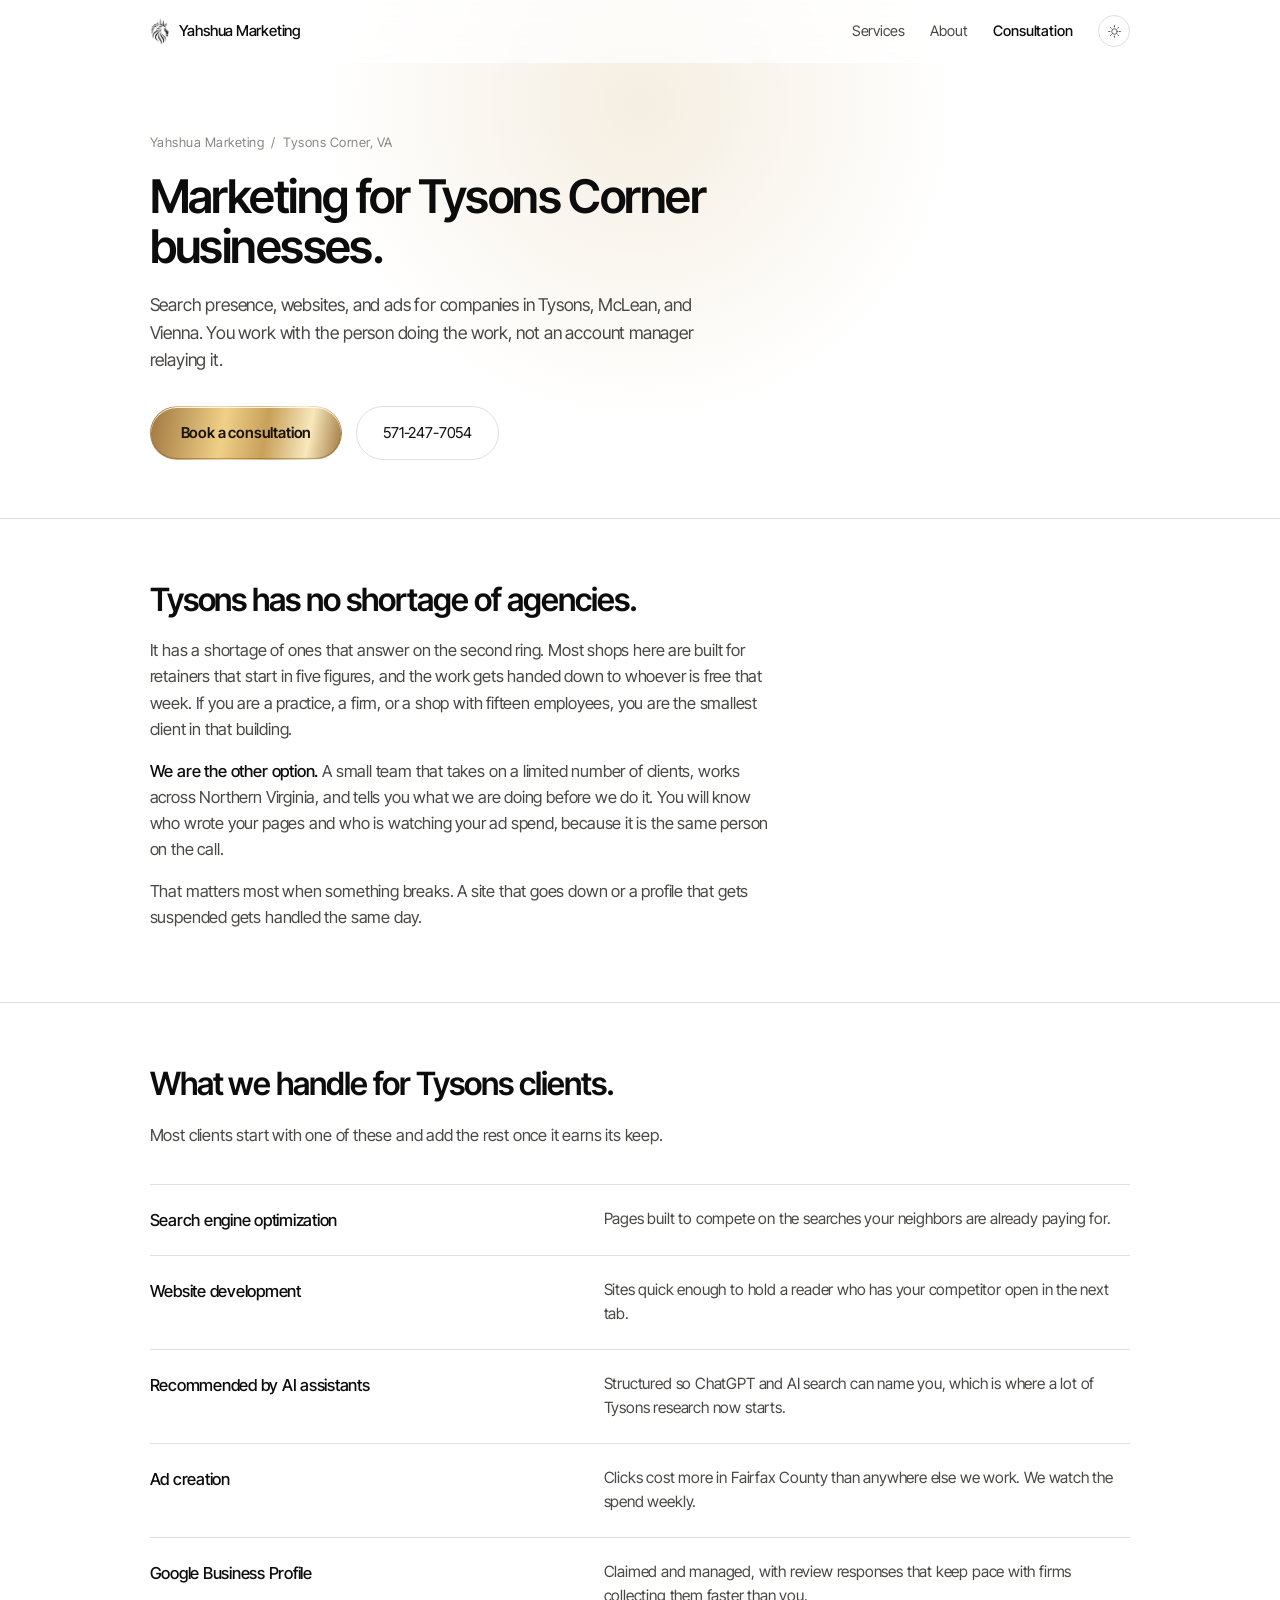
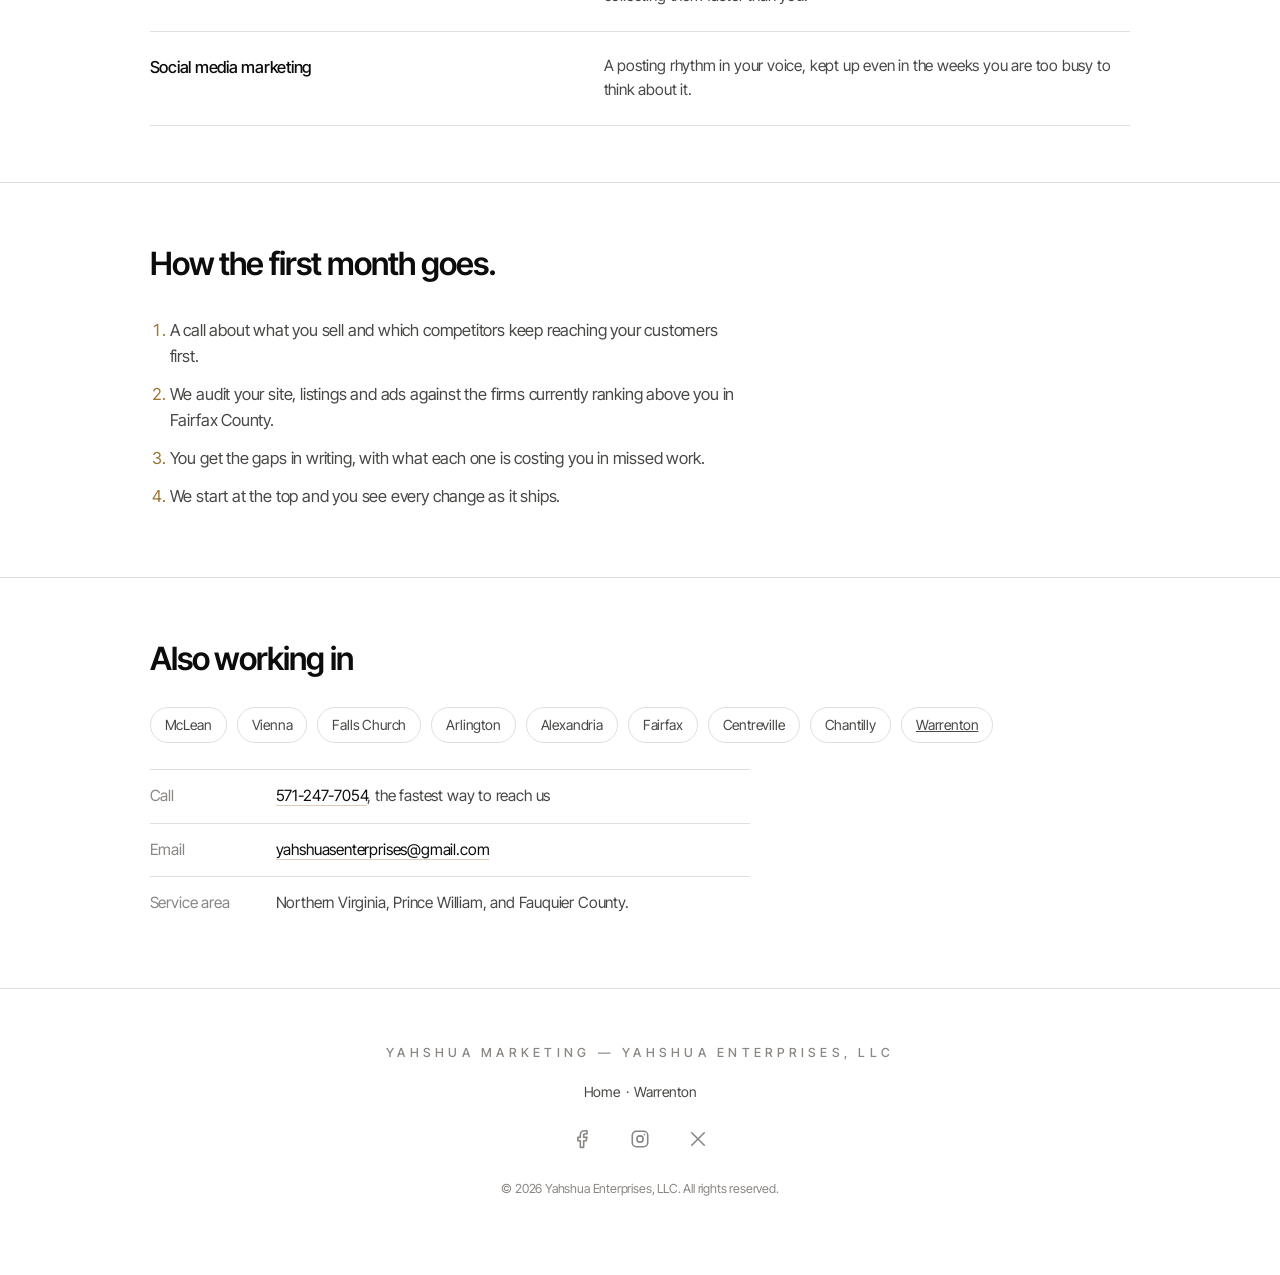
<file: marketing-agency-tysons-corner-va/index.html>
<!DOCTYPE html>
<html lang="en" data-theme="dark">
<head>
<meta charset="utf-8">
<meta name="viewport" content="width=device-width, initial-scale=1">
<meta name="color-scheme" content="light dark">
<meta name="theme-color" content="#FFFFFF" id="tc">
<title>Marketing Agency for Tysons Corner, VA | Yahshua Marketing</title>
<link rel="icon" href="/favicon.ico?v=2" sizes="48x48">
<link rel="icon" href="/favicon.svg?v=2" type="image/svg+xml">
<link rel="icon" href="/favicon-32.png?v=2" type="image/png" sizes="32x32">
<link rel="icon" href="/favicon-192.png?v=2" type="image/png" sizes="192x192">
<link rel="apple-touch-icon" href="/apple-touch-icon.png?v=2">
<link rel="canonical" href="https://yahshuamarketing.com/marketing-agency-tysons-corner-va/">
<meta name="description" content="Marketing agency serving Tysons Corner and Fairfax County: SEO, local search, websites, and ads, run by the people doing the work. Call 571-247-7054.">
<meta property="og:type" content="website">
<meta property="og:site_name" content="Yahshua Marketing">
<meta property="og:title" content="Marketing Agency for Tysons Corner, VA | Yahshua Marketing">
<meta property="og:description" content="Marketing agency serving Tysons Corner and Fairfax County: SEO, local search, websites, and ads, run by the people doing the work. Call 571-247-7054.">
<meta property="og:url" content="https://yahshuamarketing.com/marketing-agency-tysons-corner-va/">
<meta property="og:image" content="https://yahshuamarketing.com/og-image.png">
<meta property="og:image:width" content="1200">
<meta property="og:image:height" content="630">
<meta property="og:image:alt" content="Gold crowned lion logo for Yahshua Enterprises">
<meta name="twitter:card" content="summary_large_image">
<script type="application/ld+json">
{
  "@context": "https://schema.org",
  "@graph": [
    {
      "@type": "Service",
      "@id": "https://yahshuamarketing.com/marketing-agency-tysons-corner-va/#service",
      "name": "Marketing services for Tysons Corner, Virginia",
      "serviceType": "Marketing agency",
      "description": "SEO, local search, website development, and advertising for businesses in Tysons Corner, McLean, Vienna, and Fairfax County, Virginia.",
      "provider": {
        "@type": "ProfessionalService",
        "@id": "https://yahshuamarketing.com/#business",
        "name": "Yahshua Marketing",
        "url": "https://yahshuamarketing.com/",
        "telephone": "+1-571-247-7054"
      },
      "areaServed": [
        { "@type": "City", "name": "Tysons Corner" },
        { "@type": "City", "name": "McLean" },
        { "@type": "City", "name": "Vienna" },
        { "@type": "AdministrativeArea", "name": "Fairfax County" }
      ],
      "availableChannel": {
        "@type": "ServiceChannel",
        "servicePhone": "+1-571-247-7054",
        "serviceUrl": "https://yahshuamarketing.com/marketing-agency-tysons-corner-va/"
      }
    },
    {
      "@type": "BreadcrumbList",
      "itemListElement": [
        { "@type": "ListItem", "position": 1, "name": "Home", "item": "https://yahshuamarketing.com/" },
        { "@type": "ListItem", "position": 2, "name": "Tysons Corner, VA", "item": "https://yahshuamarketing.com/marketing-agency-tysons-corner-va/" }
      ]
    }
  ]
}
</script>
<link rel="preconnect" href="https://fonts.googleapis.com">
<link rel="preconnect" href="https://fonts.gstatic.com" crossorigin>
<link href="https://fonts.googleapis.com/css2?family=Inter+Tight:wght@400;500;600;700&display=swap" rel="stylesheet">
<link rel="stylesheet" href="/css/page.css">
<link rel="stylesheet" href="/css/transition.css">
<script>/* a reload or back/forward should not animate: it reads as a double load */try{var ymN=(window.navigation&&navigation.activation&&navigation.activation.navigationType)||(performance.getEntriesByType("navigation")[0]||{}).type;if(ymN==="reload"||ymN==="traverse"||ymN==="back_forward"){document.head.insertAdjacentHTML("beforeend","<style>@view-transition{navigation:none}</style>")}}catch(e){}</script>
<noscript><style>.rv{opacity:1;transform:none;filter:none}</style></noscript>
<script>/* if the reveal never runs, show the page anyway */setTimeout(function(){var a=document.querySelectorAll(".rv");if(a.length&&!document.querySelector(".rv.in")){Array.prototype.forEach.call(a,function(e){e.style.transition="none";e.classList.add("in")})}},2000)</script>
</head>
<body>

<header class="nav" id="nav">
  <div class="wrap">
    <a class="brand" href="/">
      <img class="wm wm-gold" src="/img/wm-gold.png" alt="" width="26" height="35">
      <img class="wm wm-white" src="/img/wm-white.png" alt="" width="26" height="35">
      <span>Yahshua Marketing</span>
    </a>
    <nav class="navlinks">
      <a href="/#services">Services</a>
      <a href="/#about">About</a>
      <a class="call" href="https://yahshuamarketing.setmore.com/services/ade5aaf0-5753-48b1-9a92-2909e3883825" target="_blank" rel="noopener">Consultation</a>
      <button class="toggle" id="toggle" aria-label="Switch between light and dark">
        <svg viewBox="0 0 24 24" fill="none" stroke="currentColor" stroke-width="1.4" stroke-linecap="round"><circle cx="12" cy="12" r="4.4"/><path d="M12 2.6v2M12 19.4v2M2.6 12h2M19.4 12h2M5.4 5.4l1.4 1.4M17.2 17.2l1.4 1.4M18.6 5.4l-1.4 1.4M6.8 17.2l-1.4 1.4"/></svg>
      </button>
    </nav>
  </div>
</header>

<main>

<section class="phead">
  <div class="halo"></div>
  <div class="wrap">
    <p class="crumb rv"><a href="/">Yahshua Marketing</a> &nbsp;/&nbsp; Tysons Corner, VA</p>
    <h1 class="rv">Marketing for Tysons Corner businesses.</h1>
    <p class="lede rv">Search presence, websites, and ads for companies in Tysons, McLean, and Vienna. You work with the person doing the work, not an account manager relaying it.</p>
    <div class="pcta rv">
      <a class="btn primary" href="https://yahshuamarketing.setmore.com/services/ade5aaf0-5753-48b1-9a92-2909e3883825" target="_blank" rel="noopener">Book a consultation</a>
      <a class="btn ghost" href="tel:+15712477054">571-247-7054</a>
    </div>
  </div>
</section>

<section class="sec">
  <div class="wrap">
    <h2 class="sectitle rv">Tysons has no shortage of agencies.</h2>
    <div class="prose rv">
      <p>It has a shortage of ones that answer on the second ring. Most shops here are built for retainers that start in five figures, and the work gets handed down to whoever is free that week. If you are a practice, a firm, or a shop with fifteen employees, you are the smallest client in that building.</p>
      <p><strong>We are the other option.</strong> A small team that takes on a limited number of clients, works across Northern Virginia, and tells you what we are doing before we do it. You will know who wrote your pages and who is watching your ad spend, because it is the same person on the call.</p>
      <p>That matters most when something breaks. A site that goes down or a profile that gets suspended gets handled the same day.</p>
    </div>
  </div>
</section>

<section class="sec">
  <div class="wrap">
    <h2 class="sectitle rv">What we handle for Tysons clients.</h2>
    <p class="sectsub rv">Most clients start with one of these and add the rest once it earns its keep.</p>
    <div class="svc">
      <div class="svc-row rv"><h3>Search engine optimization</h3><p>Pages built to compete on the searches your neighbors are already paying for.</p></div>
      <div class="svc-row rv"><h3>Website development</h3><p>Sites quick enough to hold a reader who has your competitor open in the next tab.</p></div>
      <div class="svc-row rv"><h3>Recommended by AI assistants</h3><p>Structured so ChatGPT and AI search can name you, which is where a lot of Tysons research now starts.</p></div>
      <div class="svc-row rv"><h3>Ad creation</h3><p>Clicks cost more in Fairfax County than anywhere else we work. We watch the spend weekly.</p></div>
      <div class="svc-row rv"><h3>Google Business Profile</h3><p>Claimed and managed, with review responses that keep pace with firms collecting them faster than you.</p></div>
      <div class="svc-row rv"><h3>Social media marketing</h3><p>A posting rhythm in your voice, kept up even in the weeks you are too busy to think about it.</p></div>
    </div>
  </div>
</section>

<section class="sec">
  <div class="wrap">
    <h2 class="sectitle rv">How the first month goes.</h2>
    <ol class="steps rv">
      <li>A call about what you sell and which competitors keep reaching your customers first.</li>
      <li>We audit your site, listings and ads against the firms currently ranking above you in Fairfax County.</li>
      <li>You get the gaps in writing, with what each one is costing you in missed work.</li>
      <li>We start at the top and you see every change as it ships.</li>
    </ol>
  </div>
</section>

<section class="sec">
  <div class="wrap">
    <h2 class="sectitle rv">Also working in</h2>
    <ul class="nearby rv">
      <li>McLean</li><li>Vienna</li><li>Falls Church</li><li>Arlington</li><li>Alexandria</li>
      <li>Fairfax</li><li>Centreville</li><li>Chantilly</li>
      <li><a href="/marketing-agency-warrenton-va/">Warrenton</a></li>
    </ul>
    <dl class="contactmeta rv">
      <div><dt>Call</dt><dd style="margin:0"><a href="tel:+15712477054">571-247-7054</a>, the fastest way to reach us</dd></div>
      <div><dt>Email</dt><dd style="margin:0"><a href="mailto:yahshuasenterprises@gmail.com">yahshuasenterprises@gmail.com</a></dd></div>
      <div><dt>Service area</dt><dd style="margin:0">Northern Virginia, Prince William, and Fauquier County.</dd></div>
    </dl>
  </div>
</section>

</main>

<footer>
  <div class="wrap">
    <p class="footbrand">Yahshua Marketing — Yahshua Enterprises, LLC</p>
    <p class="footlinks"><a href="/">Home</a> &nbsp;·&nbsp; <a href="/marketing-agency-warrenton-va/">Warrenton</a></p>
    <div class="social">
      <a href="https://www.facebook.com/profile.php?id=61594435331467" target="_blank" rel="noopener" aria-label="Yahshua Marketing on Facebook">
        <svg viewBox="0 0 24 24" aria-hidden="true" focusable="false" fill="none" stroke="currentColor" stroke-width="1.9" stroke-linecap="round" stroke-linejoin="round"><path d="M18 2h-3a5 5 0 0 0-5 5v3H7v4h3v8h4v-8h3l1-4h-4V7a1 1 0 0 1 1-1h3z"/></svg>
      </a>
      <a href="https://www.instagram.com/yahshuaenterprises.marketing/" target="_blank" rel="noopener" aria-label="Yahshua Marketing on Instagram">
        <svg viewBox="0 0 24 24" aria-hidden="true" focusable="false" fill="none" stroke="currentColor" stroke-width="1.9" stroke-linecap="round" stroke-linejoin="round"><path d="M7.5 2.75h9a4.75 4.75 0 0 1 4.75 4.75v9a4.75 4.75 0 0 1-4.75 4.75h-9A4.75 4.75 0 0 1 2.75 16.5v-9A4.75 4.75 0 0 1 7.5 2.75Z"/><path d="M12 8.25A3.75 3.75 0 1 1 8.25 12 3.75 3.75 0 0 1 12 8.25Z"/><path d="M17.25 6.75h.01"/></svg>
      </a>
      <a href="https://x.com/yahshua_enter" target="_blank" rel="noopener" aria-label="Yahshua Marketing on X">
        <svg viewBox="0 0 24 24" aria-hidden="true" focusable="false" fill="none" stroke="currentColor" stroke-width="1.9" stroke-linecap="round" stroke-linejoin="round"><path d="M4.5 4.5L19.5 19.5M19.5 4.5L4.5 19.5"/></svg>
      </a>
    </div>
    <p class="legal">© <span id="yr">2026</span> Yahshua Enterprises, LLC. All rights reserved.</p>
  </div>
</footer>

<script src="/js/page.js" defer></script>
<script>document.getElementById('yr').textContent=new Date().getFullYear();</script>
<script src="/js/transition.js" defer></script>
</body>
</html>
</file>
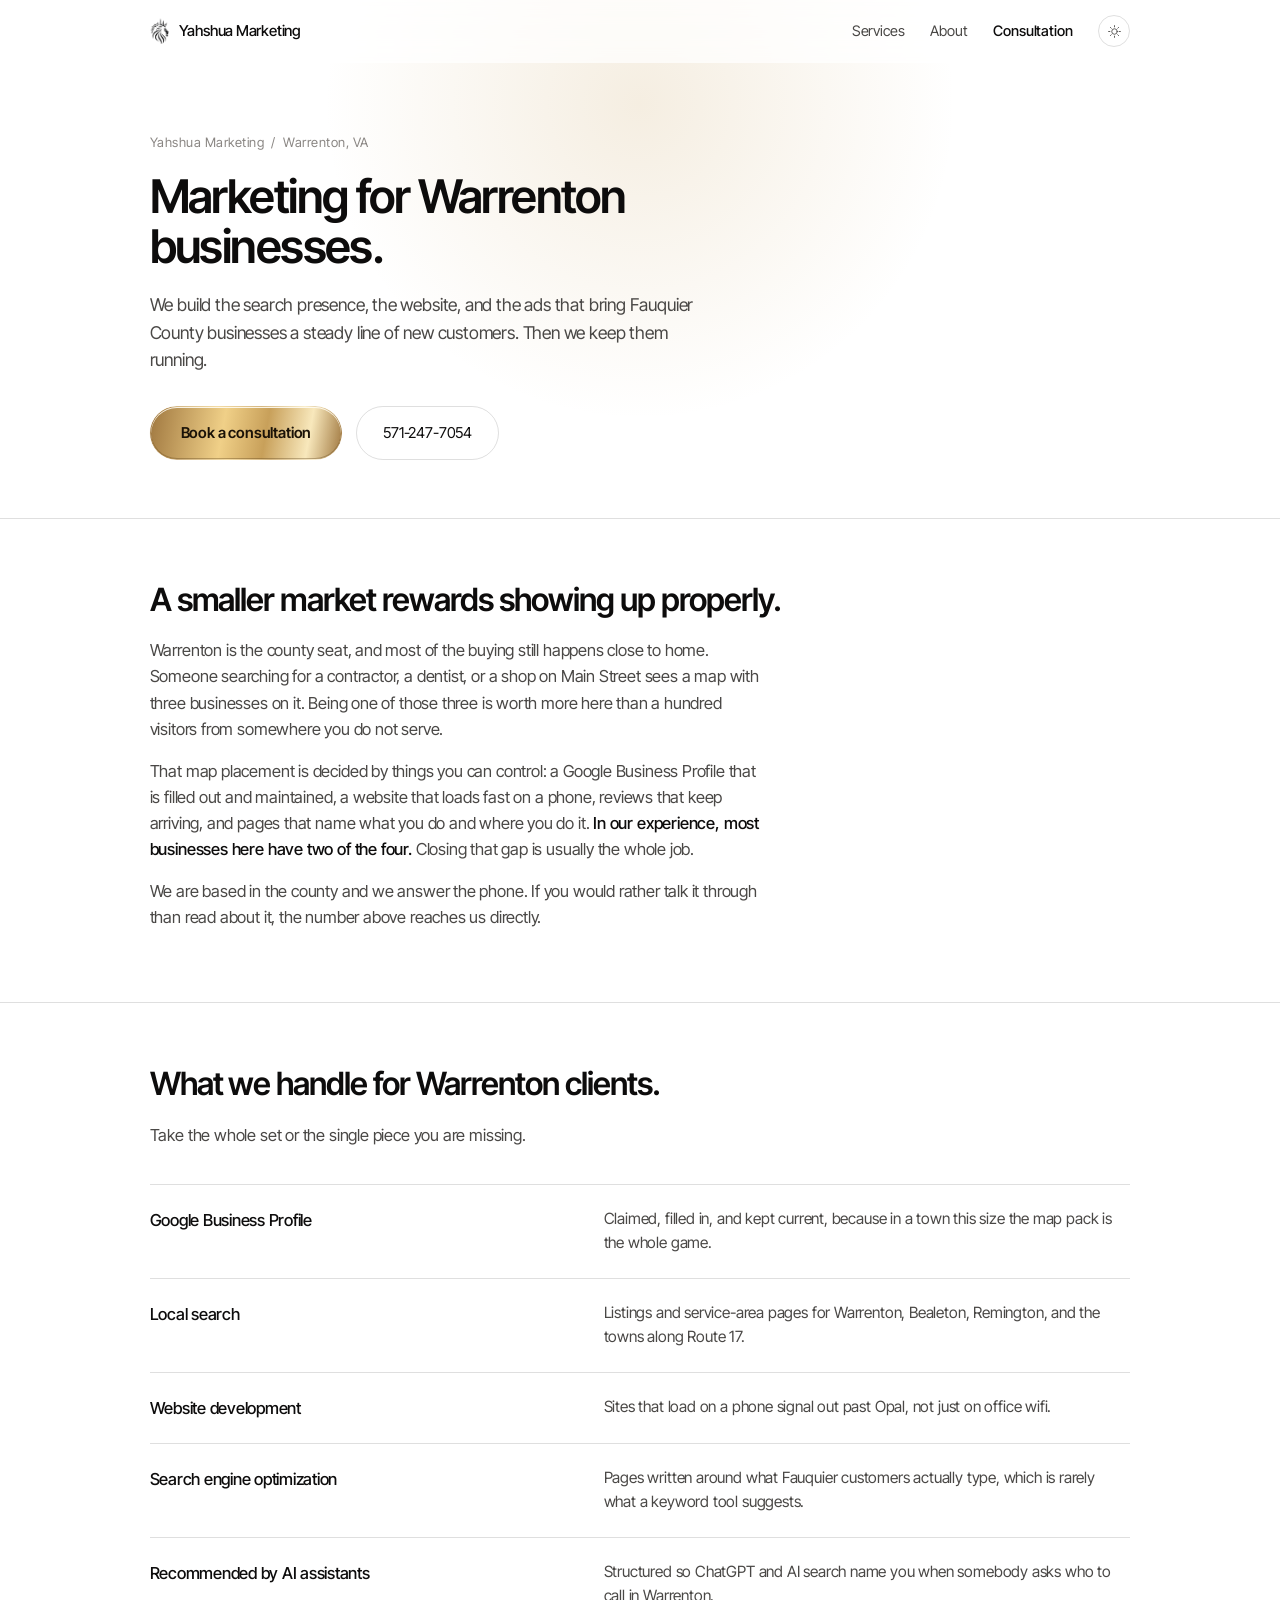
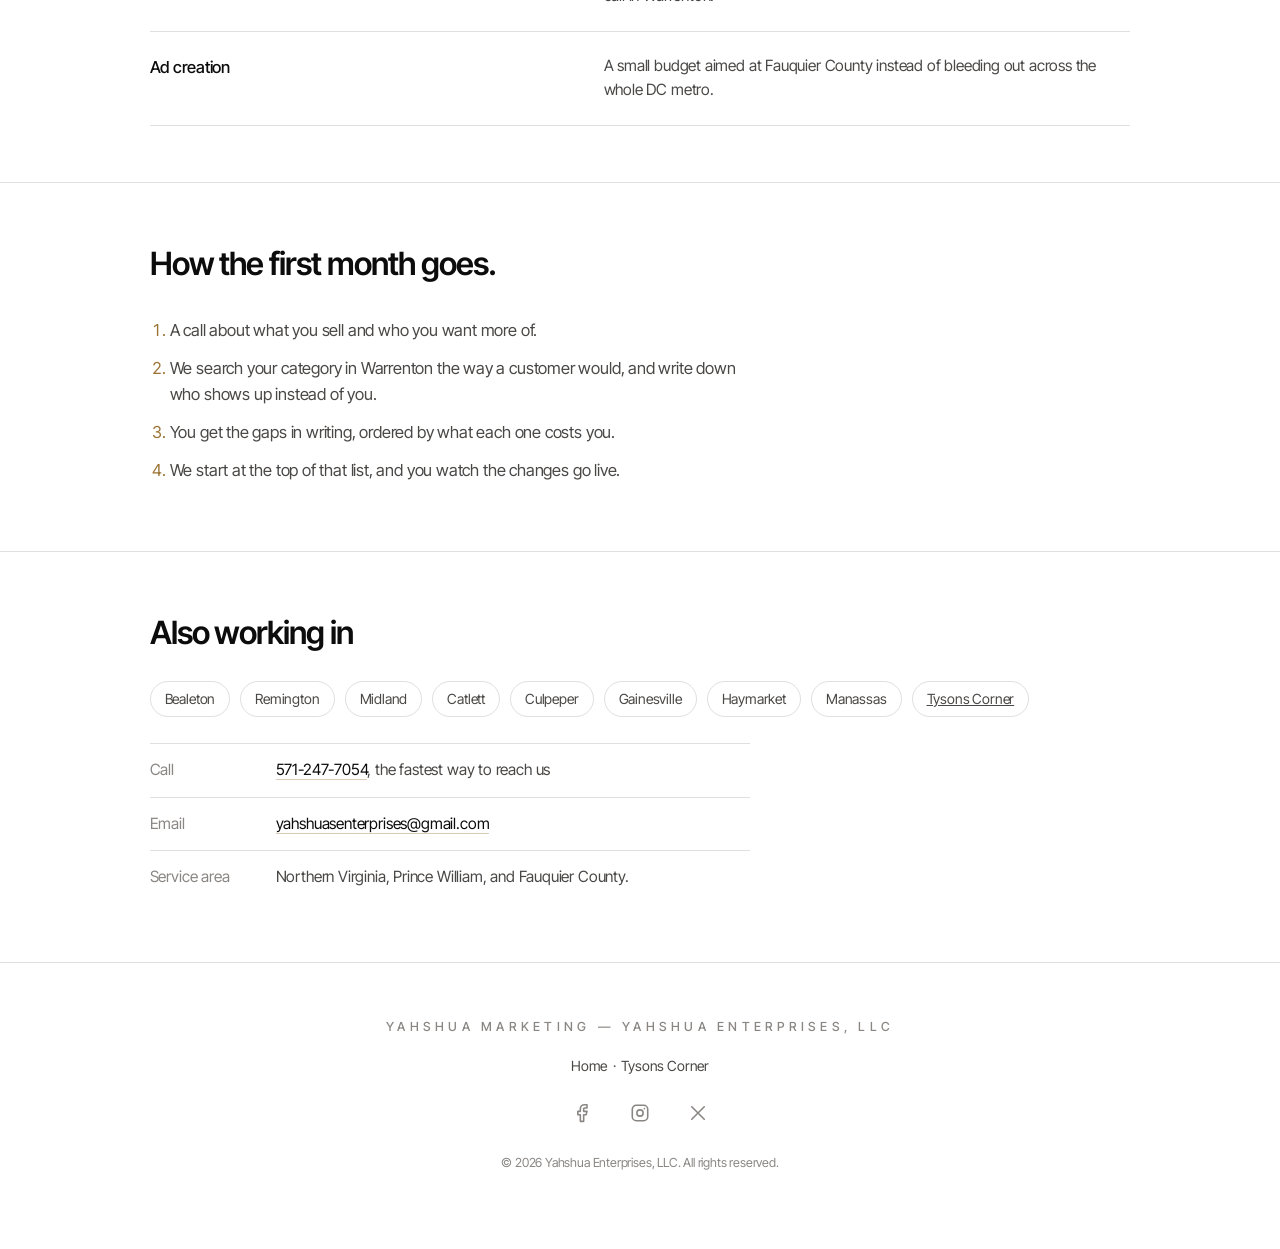
<file: marketing-agency-warrenton-va/index.html>
<!DOCTYPE html>
<html lang="en" data-theme="dark">
<head>
<meta charset="utf-8">
<meta name="viewport" content="width=device-width, initial-scale=1">
<meta name="color-scheme" content="light dark">
<meta name="theme-color" content="#FFFFFF" id="tc">
<title>Marketing Agency in Warrenton, VA | Yahshua Marketing</title>
<link rel="icon" href="/favicon.ico?v=2" sizes="48x48">
<link rel="icon" href="/favicon.svg?v=2" type="image/svg+xml">
<link rel="icon" href="/favicon-32.png?v=2" type="image/png" sizes="32x32">
<link rel="icon" href="/favicon-192.png?v=2" type="image/png" sizes="192x192">
<link rel="apple-touch-icon" href="/apple-touch-icon.png?v=2">
<link rel="canonical" href="https://yahshuamarketing.com/marketing-agency-warrenton-va/">
<meta name="description" content="Marketing agency for Warrenton and Fauquier County: SEO, Google Business Profile, websites, and ads. Faith-based and local. Call 571-247-7054.">
<meta property="og:type" content="website">
<meta property="og:site_name" content="Yahshua Marketing">
<meta property="og:title" content="Marketing Agency in Warrenton, VA | Yahshua Marketing">
<meta property="og:description" content="Marketing agency for Warrenton and Fauquier County: SEO, Google Business Profile, websites, and ads. Faith-based and local. Call 571-247-7054.">
<meta property="og:url" content="https://yahshuamarketing.com/marketing-agency-warrenton-va/">
<meta property="og:image" content="https://yahshuamarketing.com/og-image.png">
<meta property="og:image:width" content="1200">
<meta property="og:image:height" content="630">
<meta property="og:image:alt" content="Gold crowned lion logo for Yahshua Enterprises">
<meta name="twitter:card" content="summary_large_image">
<script type="application/ld+json">
{
  "@context": "https://schema.org",
  "@graph": [
    {
      "@type": "Service",
      "@id": "https://yahshuamarketing.com/marketing-agency-warrenton-va/#service",
      "name": "Marketing services in Warrenton, Virginia",
      "serviceType": "Marketing agency",
      "description": "SEO, local search, Google Business Profile management, website development, and advertising for businesses in Warrenton and Fauquier County, Virginia.",
      "provider": {
        "@type": "ProfessionalService",
        "@id": "https://yahshuamarketing.com/#business",
        "name": "Yahshua Marketing",
        "url": "https://yahshuamarketing.com/",
        "telephone": "+1-571-247-7054"
      },
      "areaServed": [
        { "@type": "City", "name": "Warrenton" },
        { "@type": "AdministrativeArea", "name": "Fauquier County" }
      ],
      "availableChannel": {
        "@type": "ServiceChannel",
        "servicePhone": "+1-571-247-7054",
        "serviceUrl": "https://yahshuamarketing.com/marketing-agency-warrenton-va/"
      }
    },
    {
      "@type": "BreadcrumbList",
      "itemListElement": [
        { "@type": "ListItem", "position": 1, "name": "Home", "item": "https://yahshuamarketing.com/" },
        { "@type": "ListItem", "position": 2, "name": "Warrenton, VA", "item": "https://yahshuamarketing.com/marketing-agency-warrenton-va/" }
      ]
    }
  ]
}
</script>
<link rel="preconnect" href="https://fonts.googleapis.com">
<link rel="preconnect" href="https://fonts.gstatic.com" crossorigin>
<link href="https://fonts.googleapis.com/css2?family=Inter+Tight:wght@400;500;600;700&display=swap" rel="stylesheet">
<link rel="stylesheet" href="/css/page.css">
<link rel="stylesheet" href="/css/transition.css">
<script>/* a reload or back/forward should not animate: it reads as a double load */try{var ymN=(window.navigation&&navigation.activation&&navigation.activation.navigationType)||(performance.getEntriesByType("navigation")[0]||{}).type;if(ymN==="reload"||ymN==="traverse"||ymN==="back_forward"){document.head.insertAdjacentHTML("beforeend","<style>@view-transition{navigation:none}</style>")}}catch(e){}</script>
<noscript><style>.rv{opacity:1;transform:none;filter:none}</style></noscript>
<script>/* if the reveal never runs, show the page anyway */setTimeout(function(){var a=document.querySelectorAll(".rv");if(a.length&&!document.querySelector(".rv.in")){Array.prototype.forEach.call(a,function(e){e.style.transition="none";e.classList.add("in")})}},2000)</script>
</head>
<body>

<header class="nav" id="nav">
  <div class="wrap">
    <a class="brand" href="/">
      <img class="wm wm-gold" src="/img/wm-gold.png" alt="" width="26" height="35">
      <img class="wm wm-white" src="/img/wm-white.png" alt="" width="26" height="35">
      <span>Yahshua Marketing</span>
    </a>
    <nav class="navlinks">
      <a href="/#services">Services</a>
      <a href="/#about">About</a>
      <a class="call" href="https://yahshuamarketing.setmore.com/services/ade5aaf0-5753-48b1-9a92-2909e3883825" target="_blank" rel="noopener">Consultation</a>
      <button class="toggle" id="toggle" aria-label="Switch between light and dark">
        <svg viewBox="0 0 24 24" fill="none" stroke="currentColor" stroke-width="1.4" stroke-linecap="round"><circle cx="12" cy="12" r="4.4"/><path d="M12 2.6v2M12 19.4v2M2.6 12h2M19.4 12h2M5.4 5.4l1.4 1.4M17.2 17.2l1.4 1.4M18.6 5.4l-1.4 1.4M6.8 17.2l-1.4 1.4"/></svg>
      </button>
    </nav>
  </div>
</header>

<main>

<section class="phead">
  <div class="halo"></div>
  <div class="wrap">
    <p class="crumb rv"><a href="/">Yahshua Marketing</a> &nbsp;/&nbsp; Warrenton, VA</p>
    <h1 class="rv">Marketing for Warrenton businesses.</h1>
    <p class="lede rv">We build the search presence, the website, and the ads that bring Fauquier County businesses a steady line of new customers. Then we keep them running.</p>
    <div class="pcta rv">
      <a class="btn primary" href="https://yahshuamarketing.setmore.com/services/ade5aaf0-5753-48b1-9a92-2909e3883825" target="_blank" rel="noopener">Book a consultation</a>
      <a class="btn ghost" href="tel:+15712477054">571-247-7054</a>
    </div>
  </div>
</section>

<section class="sec">
  <div class="wrap">
    <h2 class="sectitle rv">A smaller market rewards showing up properly.</h2>
    <div class="prose rv">
      <p>Warrenton is the county seat, and most of the buying still happens close to home. Someone searching for a contractor, a dentist, or a shop on Main Street sees a map with three businesses on it. Being one of those three is worth more here than a hundred visitors from somewhere you do not serve.</p>
      <p>That map placement is decided by things you can control: a Google Business Profile that is filled out and maintained, a website that loads fast on a phone, reviews that keep arriving, and pages that name what you do and where you do it. <strong>In our experience, most businesses here have two of the four.</strong> Closing that gap is usually the whole job.</p>
      <p>We are based in the county and we answer the phone. If you would rather talk it through than read about it, the number above reaches us directly.</p>
    </div>
  </div>
</section>

<section class="sec">
  <div class="wrap">
    <h2 class="sectitle rv">What we handle for Warrenton clients.</h2>
    <p class="sectsub rv">Take the whole set or the single piece you are missing.</p>
    <div class="svc">
      <div class="svc-row rv"><h3>Google Business Profile</h3><p>Claimed, filled in, and kept current, because in a town this size the map pack is the whole game.</p></div>
      <div class="svc-row rv"><h3>Local search</h3><p>Listings and service-area pages for Warrenton, Bealeton, Remington, and the towns along Route 17.</p></div>
      <div class="svc-row rv"><h3>Website development</h3><p>Sites that load on a phone signal out past Opal, not just on office wifi.</p></div>
      <div class="svc-row rv"><h3>Search engine optimization</h3><p>Pages written around what Fauquier customers actually type, which is rarely what a keyword tool suggests.</p></div>
      <div class="svc-row rv"><h3>Recommended by AI assistants</h3><p>Structured so ChatGPT and AI search name you when somebody asks who to call in Warrenton.</p></div>
      <div class="svc-row rv"><h3>Ad creation</h3><p>A small budget aimed at Fauquier County instead of bleeding out across the whole DC metro.</p></div>
    </div>
  </div>
</section>

<section class="sec">
  <div class="wrap">
    <h2 class="sectitle rv">How the first month goes.</h2>
    <ol class="steps rv">
      <li>A call about what you sell and who you want more of.</li>
      <li>We search your category in Warrenton the way a customer would, and write down who shows up instead of you.</li>
      <li>You get the gaps in writing, ordered by what each one costs you.</li>
      <li>We start at the top of that list, and you watch the changes go live.</li>
    </ol>
  </div>
</section>

<section class="sec">
  <div class="wrap">
    <h2 class="sectitle rv">Also working in</h2>
    <ul class="nearby rv">
      <li>Bealeton</li><li>Remington</li><li>Midland</li><li>Catlett</li><li>Culpeper</li>
      <li>Gainesville</li><li>Haymarket</li><li>Manassas</li>
      <li><a href="/marketing-agency-tysons-corner-va/">Tysons Corner</a></li>
    </ul>
    <dl class="contactmeta rv">
      <div><dt>Call</dt><dd style="margin:0"><a href="tel:+15712477054">571-247-7054</a>, the fastest way to reach us</dd></div>
      <div><dt>Email</dt><dd style="margin:0"><a href="mailto:yahshuasenterprises@gmail.com">yahshuasenterprises@gmail.com</a></dd></div>
      <div><dt>Service area</dt><dd style="margin:0">Northern Virginia, Prince William, and Fauquier County.</dd></div>
    </dl>
  </div>
</section>

</main>

<footer>
  <div class="wrap">
    <p class="footbrand">Yahshua Marketing — Yahshua Enterprises, LLC</p>
    <p class="footlinks"><a href="/">Home</a> &nbsp;·&nbsp; <a href="/marketing-agency-tysons-corner-va/">Tysons Corner</a></p>
    <div class="social">
      <a href="https://www.facebook.com/profile.php?id=61594435331467" target="_blank" rel="noopener" aria-label="Yahshua Marketing on Facebook">
        <svg viewBox="0 0 24 24" aria-hidden="true" focusable="false" fill="none" stroke="currentColor" stroke-width="1.9" stroke-linecap="round" stroke-linejoin="round"><path d="M18 2h-3a5 5 0 0 0-5 5v3H7v4h3v8h4v-8h3l1-4h-4V7a1 1 0 0 1 1-1h3z"/></svg>
      </a>
      <a href="https://www.instagram.com/yahshuaenterprises.marketing/" target="_blank" rel="noopener" aria-label="Yahshua Marketing on Instagram">
        <svg viewBox="0 0 24 24" aria-hidden="true" focusable="false" fill="none" stroke="currentColor" stroke-width="1.9" stroke-linecap="round" stroke-linejoin="round"><path d="M7.5 2.75h9a4.75 4.75 0 0 1 4.75 4.75v9a4.75 4.75 0 0 1-4.75 4.75h-9A4.75 4.75 0 0 1 2.75 16.5v-9A4.75 4.75 0 0 1 7.5 2.75Z"/><path d="M12 8.25A3.75 3.75 0 1 1 8.25 12 3.75 3.75 0 0 1 12 8.25Z"/><path d="M17.25 6.75h.01"/></svg>
      </a>
      <a href="https://x.com/yahshua_enter" target="_blank" rel="noopener" aria-label="Yahshua Marketing on X">
        <svg viewBox="0 0 24 24" aria-hidden="true" focusable="false" fill="none" stroke="currentColor" stroke-width="1.9" stroke-linecap="round" stroke-linejoin="round"><path d="M4.5 4.5L19.5 19.5M19.5 4.5L4.5 19.5"/></svg>
      </a>
    </div>
    <p class="legal">© <span id="yr">2026</span> Yahshua Enterprises, LLC. All rights reserved.</p>
  </div>
</footer>

<script src="/js/page.js" defer></script>
<script>document.getElementById('yr').textContent=new Date().getFullYear();</script>
<script src="/js/transition.js" defer></script>
</body>
</html>
</file>
<file: css/page.css>
/* Yahshua Marketing — shared styles for service-area pages.
   Tokens mirror the inline theme in /index.html. */
:root{
  color-scheme:light;
  --bg:#FFFFFF;--bg-2:#F4F4F3;--ink:#0D0C0C;--ink-soft:#4A4846;--ink-faint:#8A8683;
  --rule:rgba(13,12,12,.13);--rule-gold:rgba(160,120,64,.38);
  --accent:#9C7434;--accent-bright:#C8A05A;
  --halo:rgba(200,160,90,.18);--glass:rgba(255,255,255,.72);
  --btn-rim:rgba(255,252,242,.9);--btn-lip:rgba(84,58,20,.34);--btn-halo:rgba(200,160,90,.34);
  --logo-light:1;--logo-dark:0;
}
@media (prefers-color-scheme:dark){
  :root:not([data-theme="light"]){
    color-scheme:dark;
    --bg:#020202;--bg-2:#0D0C0C;--ink:#F2F1EF;--ink-soft:#A5A19B;--ink-faint:#6A6660;
    --rule:rgba(242,241,239,.12);--rule-gold:rgba(216,176,104,.34);
    --accent:#D8B068;--accent-bright:#F0D088;
    --halo:rgba(216,176,104,.16);--glass:rgba(4,4,4,.66);
    --btn-rim:rgba(255,246,222,.78);--btn-lip:rgba(52,34,8,.55);--btn-halo:rgba(216,176,104,.30);
    --logo-light:0;--logo-dark:1;
  }
}
:root[data-theme="dark"]{
  color-scheme:dark;
  --bg:#020202;--bg-2:#0D0C0C;--ink:#F2F1EF;--ink-soft:#A5A19B;--ink-faint:#6A6660;
  --rule:rgba(242,241,239,.12);--rule-gold:rgba(216,176,104,.34);
  --accent:#D8B068;--accent-bright:#F0D088;
  --halo:rgba(216,176,104,.16);--glass:rgba(4,4,4,.66);
  --btn-rim:rgba(255,246,222,.78);--btn-lip:rgba(52,34,8,.55);--btn-halo:rgba(216,176,104,.30);
  --logo-light:0;--logo-dark:1;
}

*{box-sizing:border-box}
html{scroll-behavior:smooth;-webkit-text-size-adjust:100%}
body{
  margin:0;background:var(--bg);color:var(--ink);
  transition:background-color .45s ease,color .45s ease;
  font-family:"Inter Tight",-apple-system,BlinkMacSystemFont,"Segoe UI",Helvetica,Arial,sans-serif;
  font-weight:400;font-size:16.5px;line-height:1.58;letter-spacing:-.011em;
  -webkit-font-smoothing:antialiased;overflow-x:hidden;
}
img{max-width:100%;display:block}
a{color:inherit}
main,footer,section{background:var(--bg);color:var(--ink)}
.wrap{width:100%;max-width:1160px;margin:0 auto;padding-inline:clamp(26px,7vw,96px)}

/* nav */
.nav{position:fixed;inset:0 0 auto 0;z-index:50;backdrop-filter:blur(14px);
  background:var(--glass);border-bottom:1px solid transparent;transition:border-color .5s ease}
.nav.solid{border-bottom-color:var(--rule)}
.nav .wrap{display:flex;align-items:center;justify-content:space-between;height:62px;gap:18px}
.brand{position:relative;display:flex;align-items:center;gap:10px;text-decoration:none;font-weight:500;font-size:15px;
  letter-spacing:-.015em;transition:opacity .35s ease}
.brand:hover{opacity:.78}
/* two transparent marks cross-faded by theme, matching the home page */
.brand .wm{height:26px;width:auto;transition:opacity .5s ease}
.brand .wm-gold{position:relative;opacity:var(--logo-light)}
.brand .wm-white{position:absolute;left:0;top:50%;transform:translateY(-50%);opacity:var(--logo-dark)}
.navlinks{display:flex;align-items:center;gap:clamp(14px,2.6vw,26px)}
.navlinks a{font-size:14.5px;letter-spacing:-.012em;text-decoration:none;color:var(--ink-soft);transition:color .3s}
.navlinks a:hover{color:var(--ink)}
.navlinks .call{color:var(--ink);font-weight:500;white-space:nowrap}
.navlinks .call:hover{color:var(--accent-bright)}
@media(max-width:760px){.navlinks a:not(.call){display:none}}
.toggle{width:32px;height:32px;flex:0 0 auto;border-radius:50%;border:1px solid var(--rule);background:transparent;
  color:var(--ink-soft);appearance:none;-webkit-appearance:none;padding:0;display:grid;place-items:center;
  cursor:pointer;transition:border-color .3s,color .3s,transform .4s}
.toggle:hover{border-color:var(--rule-gold);color:var(--accent);transform:rotate(18deg)}
.toggle svg{width:15px;height:15px}

/* page head */
.phead{position:relative;padding:132px 0 58px;overflow:hidden}
.phead .halo{position:absolute;left:50%;top:20%;width:min(720px,120vw);aspect-ratio:1;translate:-50% -50%;
  background:radial-gradient(circle,var(--halo),transparent 62%);pointer-events:none}
.crumb{position:relative;font-size:13px;letter-spacing:.04em;color:var(--ink-faint);margin:0 0 18px}
.crumb a{text-decoration:none;color:var(--ink-faint)}
.crumb a:hover{color:var(--accent)}
.phead h1{position:relative;font-weight:600;font-size:clamp(1.85rem,4.8vw,2.9rem);line-height:1.08;
  letter-spacing:-.034em;margin:0 0 20px;max-width:20ch}
.phead .lede{position:relative;max-width:56ch;margin:0;color:var(--ink-soft);font-size:clamp(1rem,2.2vw,1.1rem)}
.pcta{position:relative;display:flex;gap:14px;flex-wrap:wrap;margin-top:32px}

.btn{display:inline-flex;align-items:center;gap:10px;padding:13px 26px;border-radius:999px;text-decoration:none;
  font-size:15px;border:1px solid var(--rule);color:var(--ink);transition:transform .3s,border-color .3s,color .3s}
.btn.primary{color:#1A1207;border-color:transparent;font-weight:600;padding:14px 30px;
  background:linear-gradient(100deg,#A07840,#F0D088 38%,#C8A05A 60%,#F8E8BC 82%,#A07840);
  box-shadow:0 1px 0 var(--btn-rim) inset,0 -1px 0 var(--btn-lip) inset,0 8px 26px var(--btn-halo)}
.btn.primary:hover{transform:translateY(-2px)}
.btn.ghost:hover{border-color:var(--accent);color:var(--accent)}

/* body sections */
.sec{padding:56px 0;border-top:1px solid var(--rule)}
.sectitle{font-weight:600;font-size:clamp(1.45rem,3.4vw,2rem);letter-spacing:-.032em;margin:0 0 12px}
.sectsub{color:var(--ink-soft);max-width:60ch;margin:0}
.prose{max-width:62ch;color:var(--ink-soft)}
.prose p{margin:0 0 16px}
.prose strong{color:var(--ink);font-weight:500}

.svc{margin-top:36px;border-top:1px solid var(--rule)}
.svc-row{display:grid;grid-template-columns:1.1fr 1.4fr;gap:16px 40px;padding:22px 0;border-bottom:1px solid var(--rule)}
.svc-row h3{margin:0;font-weight:500;font-size:16.5px;letter-spacing:-.015em}
.svc-row p{margin:0;color:var(--ink-soft);font-size:15.5px}
@media(max-width:700px){.svc-row{grid-template-columns:1fr;gap:6px}}

.steps{margin:28px 0 0;padding:0 0 0 20px;color:var(--ink-soft);max-width:60ch}
.steps li{margin-bottom:12px}
.steps li::marker{color:var(--accent)}

.nearby{display:flex;flex-wrap:wrap;gap:10px;margin-top:22px;padding:0;list-style:none}
.nearby li{font-size:14px;color:var(--ink-soft);border:1px solid var(--rule);border-radius:999px;padding:6px 14px}

.contactmeta{margin-top:26px;display:grid;gap:14px;max-width:60ch}
.contactmeta div{display:flex;gap:14px;font-size:15.5px;color:var(--ink-soft);border-top:1px solid var(--rule);padding-top:14px}
.contactmeta dt{min-width:112px;color:var(--ink-faint)}
.contactmeta a{color:var(--ink);text-decoration:none;border-bottom:1px solid var(--rule-gold)}
.contactmeta a:hover{color:var(--accent)}

footer{padding:54px 0 64px;border-top:1px solid var(--rule);text-align:center}
.footbrand{font-weight:500;font-size:12.5px;letter-spacing:.34em;text-transform:uppercase;color:var(--ink-faint);margin:0}
.footlinks{margin:18px 0 0;font-size:14px;color:var(--ink-soft)}
.footlinks a{text-decoration:none;color:var(--ink-soft)}
.footlinks a:hover{color:var(--accent)}
.legal{margin-top:20px;font-size:12.5px;color:var(--ink-faint)}
.social{display:flex;justify-content:center;align-items:center;gap:18px;margin:16px 0 2px}
.social a{display:inline-flex;align-items:center;justify-content:center;width:40px;height:40px;border-radius:50%;
  color:var(--ink-faint);background:none;transition:color .3s ease}
.social a:hover,.social a:focus-visible{color:var(--accent)}
.social svg{width:20px;height:20px;display:block}

:focus-visible{outline:2px solid var(--accent-bright);outline-offset:3px;border-radius:4px}
.rv{opacity:0;transform:translateY(22px);filter:blur(5px);
  transition:opacity 1.05s cubic-bezier(.16,.7,.24,1),transform 1.05s cubic-bezier(.16,.7,.24,1),filter 1.05s ease}
.rv.in{opacity:1;transform:none;filter:none}
@media (prefers-reduced-motion:reduce){
  *,*::before,*::after{animation-duration:.001ms!important;transition-duration:.001ms!important}
  .rv{opacity:1;transform:none;filter:none}
  html{scroll-behavior:auto}
}
</file>
<file: css/transition.css>
/* ============================================================
   Page transitions + CTA glitch
   No library. The button's own ::before/::after are left alone —
   they draw the glare and the rim that masks it.
   ============================================================ */

/* ---- 1. Cross-document view transitions (Chrome/Edge, Safari 18.2+) ---- */
@view-transition { navigation: auto; }

::view-transition-old(root){ animation: ym-leave .26s cubic-bezier(.4,0,1,1) both; }
::view-transition-new(root){ animation: ym-enter .42s cubic-bezier(.16,.7,.24,1) both; }
@keyframes ym-leave{ to{ opacity:0; transform:translateY(-12px) scale(.995); } }
@keyframes ym-enter{ from{ opacity:0; transform:translateY(16px) scale(1.005); } }

/* The header holds still while the body changes underneath it. */
.nav{ view-transition-name: ym-nav; }
::view-transition-old(ym-nav),
::view-transition-new(ym-nav){ animation:none; }

/* ---- 2. The gold edge, only on the scripted fallback path ---- */
.ym-wipe{
  position:fixed; top:0; bottom:0; left:0; width:2px; z-index:9999; pointer-events:none;
  background:linear-gradient(180deg,transparent,var(--accent,#D8B068),transparent);
  box-shadow:0 0 22px 4px rgba(216,176,104,.45);
  opacity:0; transform:translateX(-4vw);
}

/* ---- 3. Gold clipping on phones ----
   Both the gold word and the gold button paint a gradient and then clip it —
   to the glyphs, to the pill. Mobile browsers drop that clip once a filter or
   a composited layer is involved, and the uncut gradient shows as a rectangle.
   Desktop keeps the full effect; touch devices get the flat gold underneath. */
.btn.primary{ clip-path: inset(0 round 999px); }
.btn.primary::before{ will-change: auto; }   /* nothing here animates transform */
.btn.primary::after{ inset: 0; }

/* Phones: no page transition at all. Mobile browsers were running their own
   navigation animation on top of this one, which read as the page loading
   twice. Desktop keeps the transition. */
@media (hover: none) and (pointer: coarse){
  @view-transition { navigation: none; }
}

@media (hover: none) and (pointer: coarse){
  /* the moving glare bar: the thing that escapes the pill */
  .btn.primary::before{ display: none; }
  .btn.primary::after{ display: none; }

  /* "your": solid gold instead of gradient-through-glyphs */
  .hero h1 .shine{
    background: none;
    -webkit-background-clip: border-box;
    background-clip: border-box;
    -webkit-text-fill-color: currentColor;
    color: var(--accent-bright);
    filter: none;
  }
}

/* ---- 4. CTA glitch ---- */
.ym-label{ position:relative; display:inline-block; }

/* Two offset copies of the label, clipped to bands: a broken-signal split. */
.ym-label::before,
.ym-label::after{
  content:attr(data-text);
  position:absolute; left:0; top:0; width:100%;
  pointer-events:none; opacity:0;
}
.ym-label::before{ color:#00E5FF; }
.ym-label::after{ color:#FF0048; }

.is-glitching .ym-label::before{ animation: ym-split-a .34s steps(1,end) both; }
.is-glitching .ym-label::after { animation: ym-split-b .34s steps(1,end) both; }
.is-glitching .ym-label        { animation: ym-stutter .34s steps(1,end) both; }

@keyframes ym-split-a{
  0%  { opacity:.9; transform:translateX(-4px); clip-path:inset(0 0 68% 0); }
  28% { opacity:.9; transform:translateX(3px);  clip-path:inset(34% 0 42% 0); }
  58% { opacity:.9; transform:translateX(-2px); clip-path:inset(8% 0 70% 0); }
  85% { opacity:.6; transform:translateX(1px);  clip-path:inset(0 0 74% 0); }
  100%{ opacity:0;  transform:none; }
}
@keyframes ym-split-b{
  0%  { opacity:.9; transform:translateX(5px);  clip-path:inset(56% 0 0 0); }
  28% { opacity:.9; transform:translateX(-3px); clip-path:inset(48% 0 16% 0); }
  58% { opacity:.9; transform:translateX(2px);  clip-path:inset(66% 0 4% 0); }
  85% { opacity:.6; transform:translateX(-1px); clip-path:inset(52% 0 0 0); }
  100%{ opacity:0;  transform:none; }
}
@keyframes ym-stutter{
  0%  { transform:translateX(-3px) skewX(-6deg); }
  18% { transform:translateX(4px)  skewX(5deg); }
  40% { transform:translateX(-2px) skewX(-3deg); }
  62% { transform:translateX(2px)  skewX(2deg); }
  100%{ transform:none; }
}

/* Scanline sweep. Its own element: the button's pseudo-elements are spoken for. */
.ym-scan{
  position:absolute; inset:0; border-radius:inherit; pointer-events:none;
  background:repeating-linear-gradient(0deg,rgba(255,255,255,.18) 0 1px,transparent 1px 3px);
  opacity:0; mix-blend-mode:overlay;
}
.is-glitching .ym-scan{ animation: ym-scan .34s linear both; }
@keyframes ym-scan{
  0%,100%{ opacity:0; }
  10%,70%{ opacity:1; }
}

@media (prefers-reduced-motion: reduce){
  ::view-transition-old(root),
  ::view-transition-new(root){ animation-duration:.01ms; }
  .is-glitching .ym-label,
  .is-glitching .ym-label::before,
  .is-glitching .ym-label::after,
  .is-glitching .ym-scan{ animation:none; opacity:0; }
  .is-glitching .ym-label{ opacity:1; }
}
</file>
